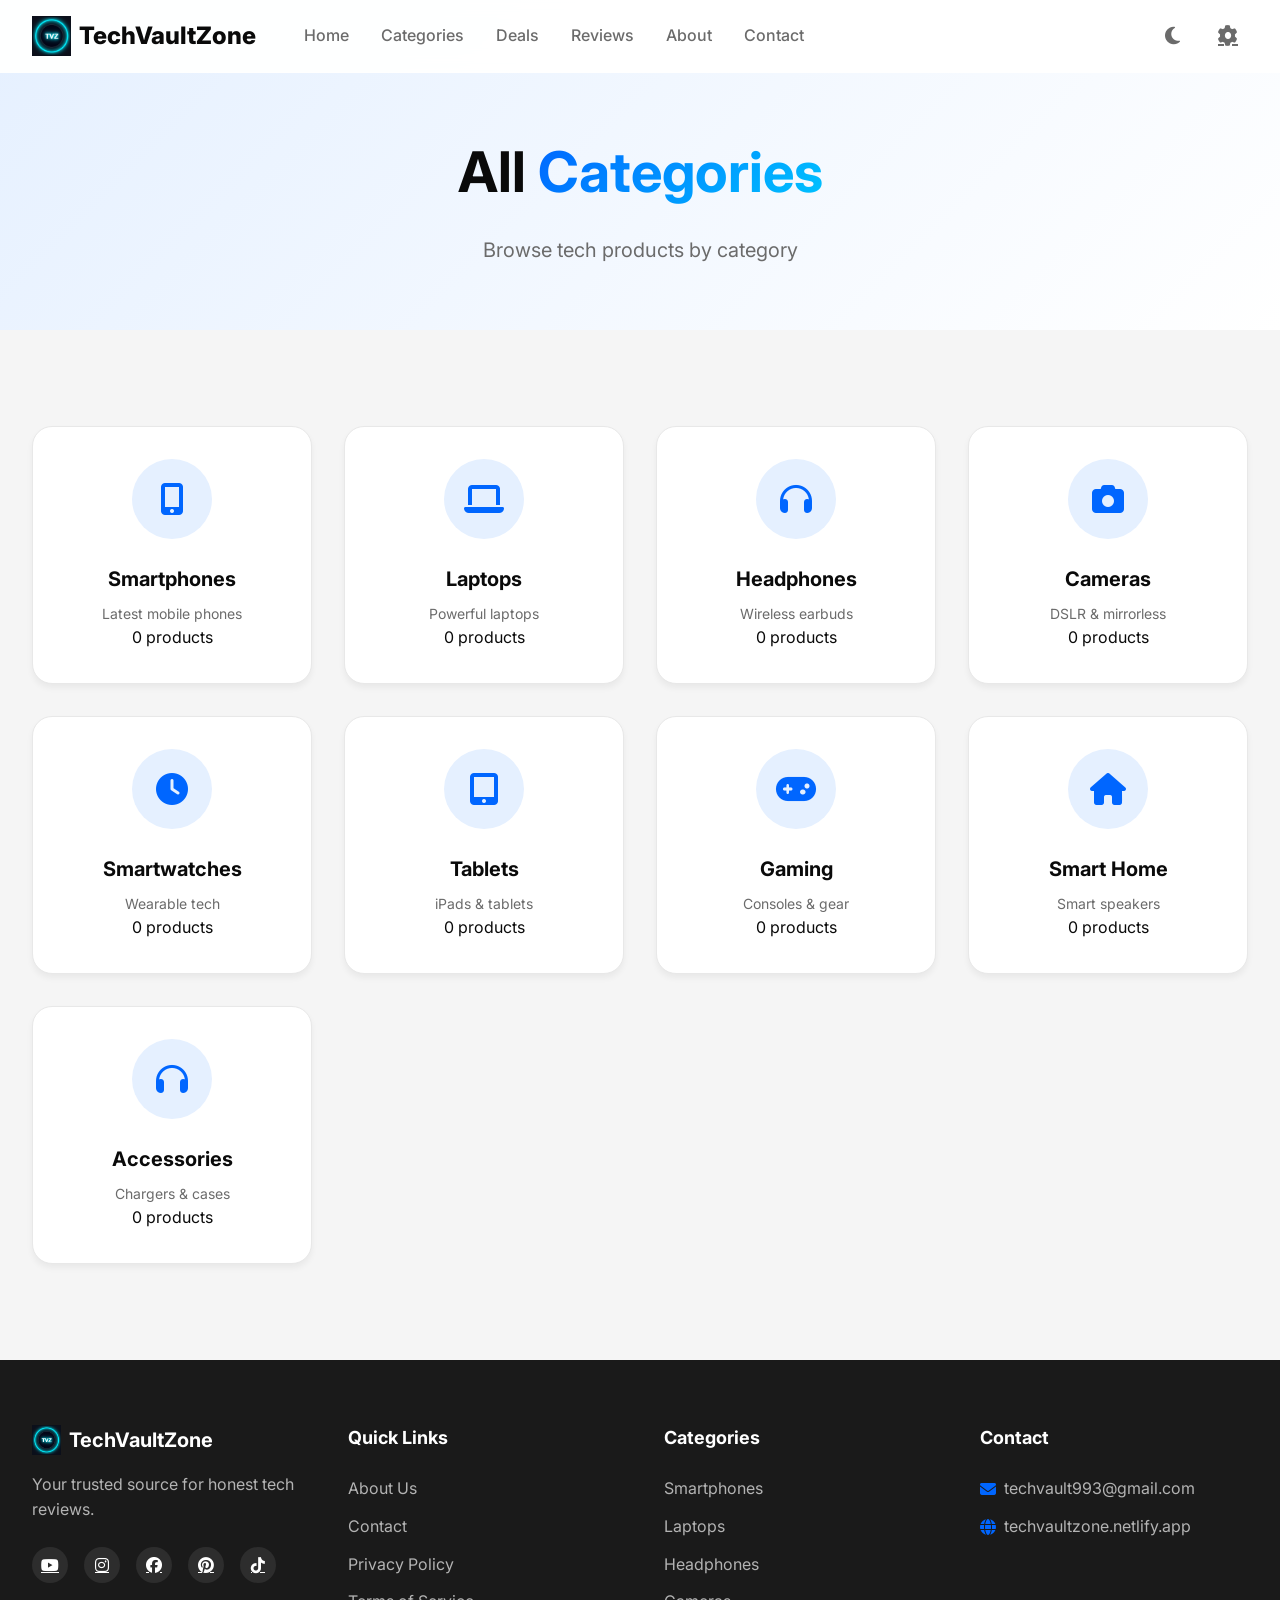
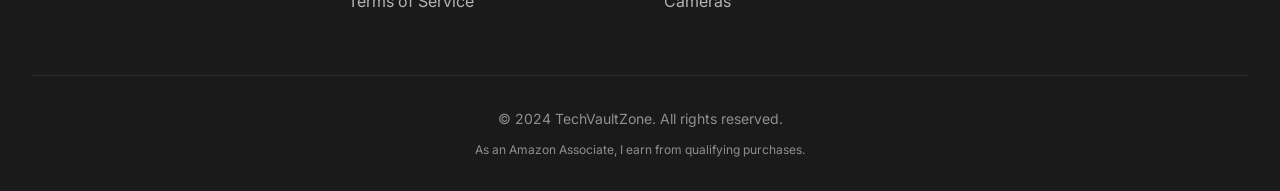
<file: categories.html>
<!DOCTYPE html>
<html lang="en">
<head>
    <meta charset="UTF-8">
    <meta name="viewport" content="width=device-width, initial-scale=1.0">
    <title>All Categories - TechVaultZone</title>
    <link rel="icon" type="image/x-icon" href="images/favicon.ico">
    <link rel="preconnect" href="https://fonts.googleapis.com">
    <link rel="preconnect" href="https://fonts.gstatic.com" crossorigin>
    <link href="https://fonts.googleapis.com/css2?family=Inter:wght@300;400;500;600;700;800;900&display=swap" rel="stylesheet">
    <link rel="stylesheet" href="https://cdnjs.cloudflare.com/ajax/libs/font-awesome/6.4.0/css/all.min.css">
    <link rel="stylesheet" href="css/style.css">
</head>
<body>
    <nav class="navbar">
        <div class="nav-container">
            <div class="nav-left">
                <a href="index.html" class="logo">
                    <img src="images/logo.png" alt="TechVaultZone Logo" style="height: 40px;">
                    <span>TechVaultZone</span>
                </a>
                <button class="mobile-menu-btn" id="mobileMenuBtn">
                    <i class="fas fa-bars"></i>
                </button>
                <div class="nav-links" id="navLinks">
                    <a href="index.html">Home</a>
                    <a href="categories.html">Categories</a>
                    <a href="deals.html">Deals</a>
                    <a href="reviews.html">Reviews</a>
                    <a href="about.html">About</a>
                    <a href="contact.html">Contact</a>
                </div>
            </div>
            <div class="nav-right">
                <button class="theme-toggle" id="themeToggle">
                    <i class="fas fa-moon"></i>
                </button>
                <a href="admin/login.html" class="admin-link">
                    <i class="fas fa-cog"></i>
                </a>
            </div>
        </div>
    </nav>

    <section class="page-header">
        <div class="container">
            <h1>All <span class="gradient-text">Categories</span></h1>
            <p>Browse tech products by category</p>
        </div>
    </section>

    <section class="categories">
        <div class="container">
            <div class="category-grid" id="categoriesGrid"></div>
        </div>
    </section>

    <footer class="footer">
        <div class="container">
            <div class="footer-grid">
                <div class="footer-col">
                    <div class="footer-logo">
                        <img src="images/logo.png" alt="TechVaultZone" style="height: 30px;">
                        <span>TechVaultZone</span>
                    </div>
                    <p>Your trusted source for honest tech reviews.</p>
                    <div class="social-links">
                        <a href="https://www.youtube.com/@TechVautZone" target="_blank"><i class="fab fa-youtube"></i></a>
                        <a href="https://www.instagram.com/techv_ault/?hl=en" target="_blank"><i class="fab fa-instagram"></i></a>
                        <a href="https://www.facebook.com/profile.php?id=61585092247422" target="_blank"><i class="fab fa-facebook"></i></a>
                        <a href="https://www.pinterest.com/techvaultzone" target="_blank"><i class="fab fa-pinterest"></i></a>
                        <a href="https://www.tiktok.com/@techvaultzone" target="_blank"><i class="fab fa-tiktok"></i></a>
                    </div>
                </div>
                <div class="footer-col">
                    <h4>Quick Links</h4>
                    <ul>
                        <li><a href="about.html">About Us</a></li>
                        <li><a href="contact.html">Contact</a></li>
                        <li><a href="privacy.html">Privacy Policy</a></li>
                        <li><a href="terms.html">Terms of Service</a></li>
                    </ul>
                </div>
                <div class="footer-col">
                    <h4>Categories</h4>
                    <ul>
                        <li><a href="category.html?slug=smartphones">Smartphones</a></li>
                        <li><a href="category.html?slug=laptops">Laptops</a></li>
                        <li><a href="category.html?slug=headphones">Headphones</a></li>
                        <li><a href="category.html?slug=cameras">Cameras</a></li>
                    </ul>
                </div>
                <div class="footer-col">
                    <h4>Contact</h4>
                    <ul class="contact-info">
                        <li><i class="fas fa-envelope"></i> techvault993@gmail.com</li>
                        <li><i class="fas fa-globe"></i> techvaultzone.netlify.app</li>
                    </ul>
                </div>
            </div>
            <div class="footer-bottom">
                <p>&copy; 2024 TechVaultZone. All rights reserved.</p>
                <p class="amazon-disclosure">As an Amazon Associate, I earn from qualifying purchases.</p>
            </div>
        </div>
    </footer>

    <script>
        const categories = [
            { name: 'Smartphones', slug: 'smartphones', icon: 'fa-mobile-alt', desc: 'Latest mobile phones' },
            { name: 'Laptops', slug: 'laptops', icon: 'fa-laptop', desc: 'Powerful laptops' },
            { name: 'Headphones', slug: 'headphones', icon: 'fa-headphones', desc: 'Wireless earbuds' },
            { name: 'Cameras', slug: 'cameras', icon: 'fa-camera', desc: 'DSLR & mirrorless' },
            { name: 'Smartwatches', slug: 'smartwatches', icon: 'fa-clock', desc: 'Wearable tech' },
            { name: 'Tablets', slug: 'tablets', icon: 'fa-tablet-alt', desc: 'iPads & tablets' },
            { name: 'Gaming', slug: 'gaming', icon: 'fa-gamepad', desc: 'Consoles & gear' },
            { name: 'Smart Home', slug: 'smart-home', icon: 'fa-home', desc: 'Smart speakers' },
            { name: 'Accessories', slug: 'accessories', icon: 'fa-headphones', desc: 'Chargers & cases' }
        ];
        
        function loadCategories() {
            const grid = document.getElementById('categoriesGrid');
            const products = JSON.parse(localStorage.getItem('products') || '[]');
            
            grid.innerHTML = categories.map(cat => {
                const count = products.filter(p => p.category === cat.slug).length;
                return `
                    <a href="category.html?slug=${cat.slug}" class="category-card">
                        <div class="category-icon">
                            <i class="fas ${cat.icon}"></i>
                        </div>
                        <h3>${cat.name}</h3>
                        <p>${cat.desc}</p>
                        <span class="category-count">${count} products</span>
                    </a>
                `;
            }).join('');
        }
        
        function initTheme() {
            const themeToggle = document.getElementById('themeToggle');
            const savedTheme = localStorage.getItem('theme') || 'light';
            document.documentElement.setAttribute('data-theme', savedTheme);
            themeToggle.innerHTML = savedTheme === 'light' ? '<i class="fas fa-moon"></i>' : '<i class="fas fa-sun"></i>';
            
            themeToggle.addEventListener('click', () => {
                const current = document.documentElement.getAttribute('data-theme');
                const next = current === 'light' ? 'dark' : 'light';
                document.documentElement.setAttribute('data-theme', next);
                localStorage.setItem('theme', next);
                themeToggle.innerHTML = next === 'light' ? '<i class="fas fa-moon"></i>' : '<i class="fas fa-sun"></i>';
            });
        }
        
        document.addEventListener('DOMContentLoaded', function() {
            loadCategories();
            initTheme();
        });
    </script>
</body>
</html>
</file>
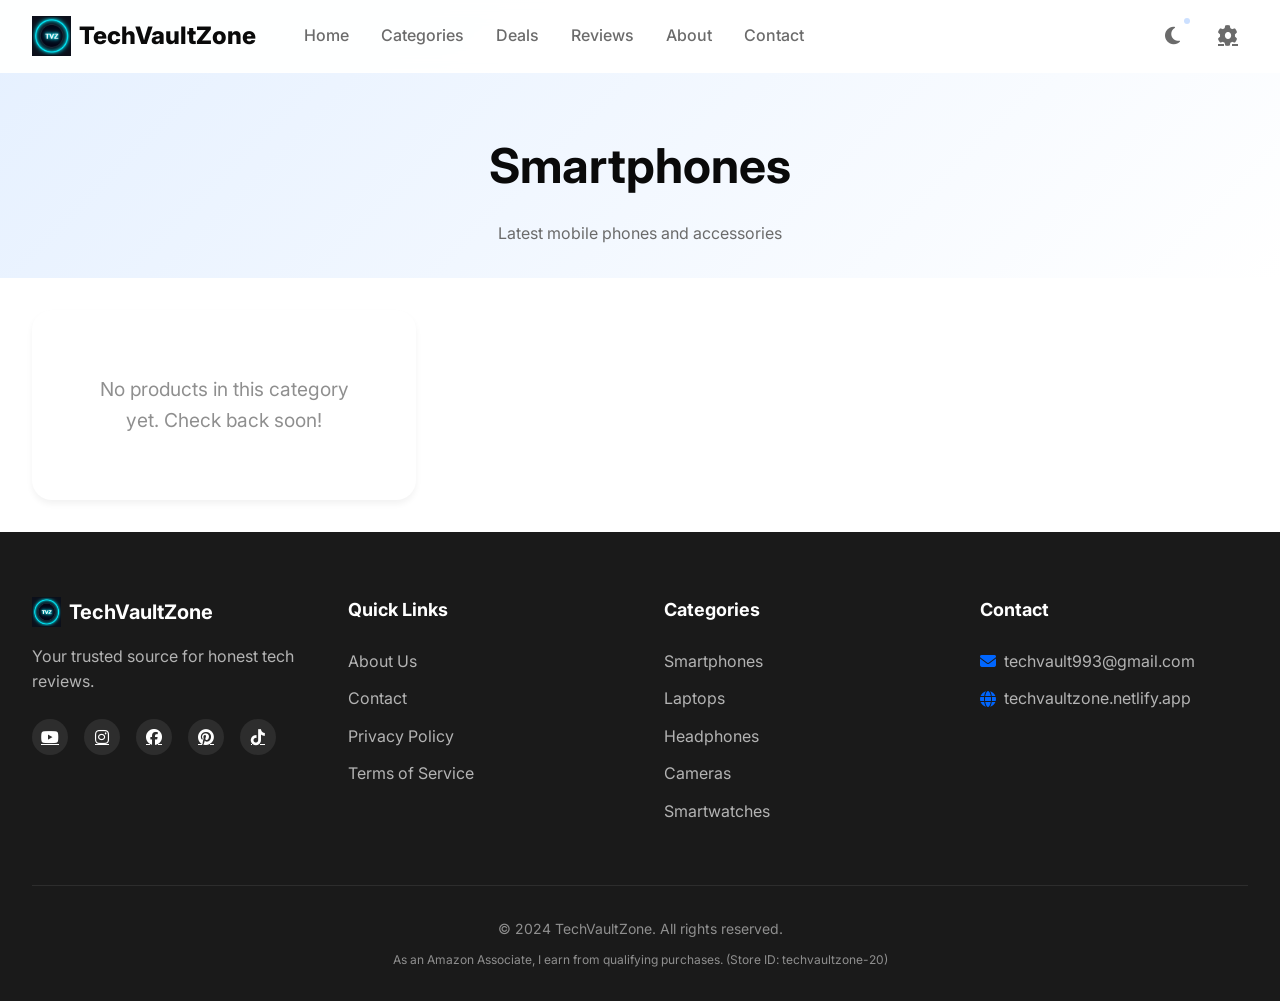
<file: category.html>
<!DOCTYPE html>
<html lang="en">
<head>
    <meta charset="UTF-8">
    <meta name="viewport" content="width=device-width, initial-scale=1.0">
    <title>Category - TechVaultZone</title>
    <link rel="icon" type="image/x-icon" href="images/favicon.ico">
    <link rel="preconnect" href="https://fonts.googleapis.com">
    <link rel="preconnect" href="https://fonts.gstatic.com" crossorigin>
    <link href="https://fonts.googleapis.com/css2?family=Inter:wght@300;400;500;600;700;800;900&display=swap" rel="stylesheet">
    <link rel="stylesheet" href="https://cdnjs.cloudflare.com/ajax/libs/font-awesome/6.4.0/css/all.min.css">
    <!-- IMPORTANT: This link was missing -->
    <link rel="stylesheet" href="css/style.css">
    <style>
        /* Additional styles for category page */
        .category-header {
            padding: 8rem 0 2rem;
            text-align: center;
            background: linear-gradient(135deg, var(--primary-light), transparent);
        }
        
        .category-header h1 {
            font-size: 3rem;
            margin-bottom: 1rem;
        }
        
        .category-header p {
            color: var(--gray-600);
            max-width: 600px;
            margin: 0 auto;
        }
        
        .no-products {
            text-align: center;
            padding: 4rem;
            color: var(--gray-500);
            font-size: 1.2rem;
            background: var(--white);
            border-radius: var(--radius-xl);
            box-shadow: var(--shadow-sm);
        }
        
        /* Product card styles (already in style.css but ensuring they apply) */
        .products-grid {
            display: grid;
            grid-template-columns: repeat(auto-fill, minmax(300px, 1fr));
            gap: 2rem;
            padding: 2rem 0;
        }
        
        .product-card {
            background: var(--white);
            border-radius: var(--radius-xl);
            overflow: hidden;
            box-shadow: var(--shadow-md);
            transition: var(--transition);
            border: 1px solid var(--gray-200);
            position: relative;
        }
        
        .product-card:hover {
            transform: translateY(-10px);
            box-shadow: var(--shadow-xl);
        }
        
        .product-badge {
            position: absolute;
            top: 1rem;
            right: 1rem;
            background: linear-gradient(135deg, var(--primary), var(--secondary));
            color: white;
            padding: 0.25rem 1rem;
            border-radius: var(--radius-full);
            font-size: 0.75rem;
            font-weight: 600;
            z-index: 1;
        }
        
        .product-image {
            width: 100%;
            height: 200px;
            object-fit: cover;
        }
        
        .product-content {
            padding: 1.5rem;
        }
        
        .product-title {
            font-size: 1.25rem;
            font-weight: 700;
            margin-bottom: 0.5rem;
            color: var(--dark);
        }
        
        .product-price {
            display: flex;
            align-items: center;
            gap: 0.5rem;
            margin-bottom: 1rem;
        }
        
        .current-price {
            font-size: 1.5rem;
            font-weight: 800;
            color: var(--primary);
        }
        
        .old-price {
            font-size: 1rem;
            color: var(--gray-400);
            text-decoration: line-through;
        }
        
        .product-rating {
            display: flex;
            align-items: center;
            gap: 0.5rem;
            margin-bottom: 1.5rem;
        }
        
        .stars {
            color: #FFB800;
        }
        
        .rating-count {
            color: var(--gray-600);
            font-size: 0.875rem;
        }
        
        .product-footer {
            display: flex;
            gap: 0.5rem;
        }
        
        .btn-view {
            flex: 1;
            padding: 0.75rem;
            background: var(--primary);
            color: white;
            border: none;
            border-radius: var(--radius-md);
            font-weight: 600;
            cursor: pointer;
            transition: var(--transition);
            text-align: center;
            text-decoration: none;
            font-size: 0.875rem;
        }
        
        .btn-view:hover {
            background: var(--primary-dark);
        }
        
        .btn-amazon {
            flex: 1;
            padding: 0.75rem;
            background: #FF9900;
            color: white;
            border: none;
            border-radius: var(--radius-md);
            font-weight: 600;
            cursor: pointer;
            transition: var(--transition);
            text-align: center;
            text-decoration: none;
            font-size: 0.875rem;
            display: flex;
            align-items: center;
            justify-content: center;
            gap: 0.25rem;
        }
        
        .btn-amazon:hover {
            background: #E68900;
        }
    </style>
</head>
<body>
    <nav class="navbar">
        <div class="nav-container">
            <div class="nav-left">
                <a href="index.html" class="logo">
                    <img src="images/logo.png" alt="TechVaultZone Logo" style="height: 40px;">
                    <span>TechVaultZone</span>
                </a>
                <button class="mobile-menu-btn" id="mobileMenuBtn">
                    <i class="fas fa-bars"></i>
                </button>
                <div class="nav-links" id="navLinks">
                    <a href="index.html">Home</a>
                    <a href="categories.html">Categories</a>
                    <a href="deals.html">Deals</a>
                    <a href="reviews.html">Reviews</a>
                    <a href="about.html">About</a>
                    <a href="contact.html">Contact</a>
                </div>
            </div>
            <div class="nav-right">
                <button class="theme-toggle" id="themeToggle" onclick="handleThemeClick(event)">
                    <i class="fas fa-moon"></i>
                    <span class="secret-dot"></span>
                </button>
                <a href="admin/login.html" class="admin-link">
                    <i class="fas fa-cog"></i>
                </a>
            </div>
        </div>
    </nav>

    <section class="category-header">
        <div class="container">
            <h1 id="categoryName">Category</h1>
            <p id="categoryDesc">Browse products in this category</p>
        </div>
    </section>

    <section class="featured-products">
        <div class="container">
            <div class="products-grid" id="categoryProducts">
                <!-- Products will be loaded here -->
            </div>
        </div>
    </section>

    <footer class="footer">
        <div class="container">
            <div class="footer-grid">
                <div class="footer-col">
                    <div class="footer-logo">
                        <img src="images/logo.png" alt="TechVaultZone" style="height: 30px;">
                        <span>TechVaultZone</span>
                    </div>
                    <p>Your trusted source for honest tech reviews.</p>
                    <div class="social-links">
                        <a href="https://www.youtube.com/@TechVautZone" target="_blank"><i class="fab fa-youtube"></i></a>
                        <a href="https://www.instagram.com/techv_ault/?hl=en" target="_blank"><i class="fab fa-instagram"></i></a>
                        <a href="https://www.facebook.com/profile.php?id=61585092247422" target="_blank"><i class="fab fa-facebook"></i></a>
                        <a href="https://www.pinterest.com/techvaultzone" target="_blank"><i class="fab fa-pinterest"></i></a>
                        <a href="https://www.tiktok.com/@techvaultzone" target="_blank"><i class="fab fa-tiktok"></i></a>
                    </div>
                </div>
                <div class="footer-col">
                    <h4>Quick Links</h4>
                    <ul>
                        <li><a href="about.html">About Us</a></li>
                        <li><a href="contact.html">Contact</a></li>
                        <li><a href="privacy.html">Privacy Policy</a></li>
                        <li><a href="terms.html">Terms of Service</a></li>
                    </ul>
                </div>
                <div class="footer-col">
                    <h4>Categories</h4>
                    <ul>
                        <li><a href="category.html?slug=smartphones">Smartphones</a></li>
                        <li><a href="category.html?slug=laptops">Laptops</a></li>
                        <li><a href="category.html?slug=headphones">Headphones</a></li>
                        <li><a href="category.html?slug=cameras">Cameras</a></li>
                        <li><a href="category.html?slug=smartwatches">Smartwatches</a></li>
                    </ul>
                </div>
                <div class="footer-col">
                    <h4>Contact</h4>
                    <ul class="contact-info">
                        <li><i class="fas fa-envelope"></i> techvault993@gmail.com</li>
                        <li><i class="fas fa-globe"></i> techvaultzone.netlify.app</li>
                    </ul>
                </div>
            </div>
            <div class="footer-bottom">
                <p>&copy; 2024 TechVaultZone. All rights reserved.</p>
                <p class="amazon-disclosure">As an Amazon Associate, I earn from qualifying purchases. (Store ID: techvaultzone-20)</p>
            </div>
        </div>
    </footer>

    <script>
        // ============================================
        // CATEGORY PAGE SCRIPT
        // ============================================
        
        // Get category from URL
        const urlParams = new URLSearchParams(window.location.search);
        const slug = urlParams.get('slug') || 'smartphones';
        
        // Category data
        const categories = {
            smartphones: { name: 'Smartphones', desc: 'Latest mobile phones and accessories' },
            laptops: { name: 'Laptops', desc: 'Powerful laptops for work and play' },
            headphones: { name: 'Headphones', desc: 'Wireless earbuds and headphones' },
            cameras: { name: 'Cameras', desc: 'DSLR, mirrorless and action cameras' },
            smartwatches: { name: 'Smartwatches', desc: 'Wearables and fitness trackers' },
            tablets: { name: 'Tablets', desc: 'iPads and Android tablets' },
            gaming: { name: 'Gaming', desc: 'Consoles, controllers and gaming gear' },
            'smart-home': { name: 'Smart Home', desc: 'Smart speakers, lights and security' },
            accessories: { name: 'Accessories', desc: 'Chargers, cases and tech accessories' }
        };
        
        // Update category name in header
        if (categories[slug]) {
            document.getElementById('categoryName').innerHTML = categories[slug].name;
            document.getElementById('categoryDesc').innerHTML = categories[slug].desc;
        }
        
        // Load products for this category
        function loadCategoryProducts() {
            const products = JSON.parse(localStorage.getItem('products') || '[]');
            const grid = document.getElementById('categoryProducts');
            
            // Filter products by category
            const filtered = products.filter(p => p.category === slug);
            
            if (filtered.length === 0) {
                grid.innerHTML = '<div class="no-products">No products in this category yet. Check back soon!</div>';
                return;
            }
            
            // Generate HTML for each product
            grid.innerHTML = filtered.map(p => {
                // Get primary image
                const primaryImage = p.images && p.images.length > 0 ? p.images[0] : (p.image || 'https://via.placeholder.com/300');
                
                // Generate star rating
                const rating = p.rating || 0;
                const fullStars = Math.floor(rating);
                const halfStar = rating % 1 >= 0.5;
                let stars = '';
                for (let i = 0; i < fullStars; i++) stars += '<i class="fas fa-star"></i>';
                if (halfStar) stars += '<i class="fas fa-star-half-alt"></i>';
                for (let i = 0; i < 5 - fullStars - (halfStar ? 1 : 0); i++) stars += '<i class="far fa-star"></i>';
                
                // Create product slug from title
                const productSlug = p.title.toLowerCase().replace(/[^a-z0-9]+/g, '-');
                
                return `
                    <div class="product-card">
                        ${p.badge ? `<span class="product-badge">${p.badge}</span>` : ''}
                        <img src="${primaryImage}" alt="${p.title}" class="product-image" onerror="this.src='https://via.placeholder.com/300'">
                        <div class="product-content">
                            <h3 class="product-title">${p.title}</h3>
                            <div class="product-price">
                                <span class="current-price">$${(p.salePrice || p.price).toFixed(2)}</span>
                                ${p.salePrice ? `<span class="old-price">$${p.price.toFixed(2)}</span>` : ''}
                            </div>
                            <div class="product-rating">
                                <div class="stars">${stars}</div>
                                <span class="rating-count">(${p.reviewCount || 0})</span>
                            </div>
                            <div class="product-footer">
                                <a href="product.html?slug=${productSlug}" class="btn-view">View Details</a>
                                <a href="${p.amazonLink}" target="_blank" class="btn-amazon"><i class="fab fa-amazon"></i> Buy</a>
                            </div>
                        </div>
                    </div>
                `;
            }).join('');
        }
        
        // ============================================
        // THEME TOGGLE & SECRET ADMIN
        // ============================================
        
        let themeClickCount = 0;
        let clickTimer;
        
        function handleThemeClick(e) {
            // Normal theme toggle
            const currentTheme = document.documentElement.getAttribute('data-theme');
            const newTheme = currentTheme === 'light' ? 'dark' : 'light';
            document.documentElement.setAttribute('data-theme', newTheme);
            localStorage.setItem('theme', newTheme);
            document.getElementById('themeToggle').innerHTML = newTheme === 'light' ? 
                '<i class="fas fa-moon"></i><span class="secret-dot"></span>' : 
                '<i class="fas fa-sun"></i><span class="secret-dot"></span>';
            
            // Secret admin detection
            themeClickCount++;
            
            clearTimeout(clickTimer);
            clickTimer = setTimeout(() => {
                if (themeClickCount >= 3) {
                    window.location.href = 'admin/login.html';
                }
                themeClickCount = 0;
            }, 500);
        }
        
        function initTheme() {
            const savedTheme = localStorage.getItem('theme') || 'light';
            document.documentElement.setAttribute('data-theme', savedTheme);
            const themeToggle = document.getElementById('themeToggle');
            if (themeToggle) {
                themeToggle.innerHTML = savedTheme === 'light' ? 
                    '<i class="fas fa-moon"></i><span class="secret-dot"></span>' : 
                    '<i class="fas fa-sun"></i><span class="secret-dot"></span>';
            }
        }
        
        // Mobile menu
        function initMobileMenu() {
            const menuBtn = document.getElementById('mobileMenuBtn');
            const navLinks = document.getElementById('navLinks');
            
            if (menuBtn && navLinks) {
                menuBtn.addEventListener('click', () => {
                    navLinks.classList.toggle('active');
                });
            }
        }
        
        // Active nav link
        function setActiveNav() {
            const currentPage = 'category.html';
            document.querySelectorAll('.nav-links a').forEach(link => {
                if (link.getAttribute('href') === currentPage) {
                    link.classList.add('active');
                }
            });
        }
        
        // Initialize everything
        document.addEventListener('DOMContentLoaded', function() {
            setActiveNav();
            initTheme();
            initMobileMenu();
            loadCategoryProducts();
        });
    </script>
</body>
</html>
</file>
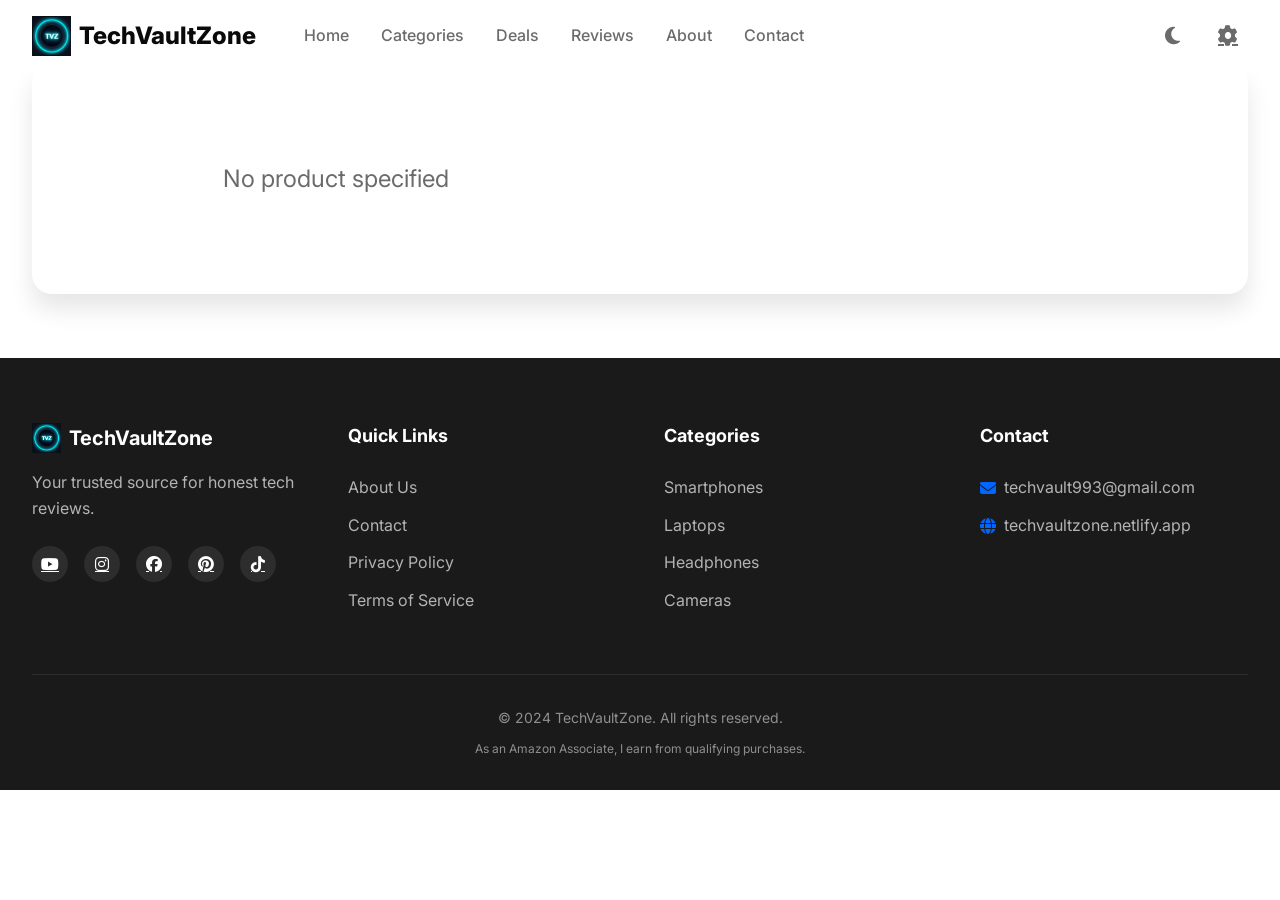
<file: product.html>
<!DOCTYPE html>
<html lang="en">
<head>
    <meta charset="UTF-8">
    <meta name="viewport" content="width=device-width, initial-scale=1.0">
    <title>Product Details - TechVaultZone</title>
    <link rel="icon" type="image/x-icon" href="images/favicon.ico">
    <link rel="preconnect" href="https://fonts.googleapis.com">
    <link rel="preconnect" href="https://fonts.gstatic.com" crossorigin>
    <link href="https://fonts.googleapis.com/css2?family=Inter:wght@300;400;500;600;700;800;900&display=swap" rel="stylesheet">
    <link rel="stylesheet" href="https://cdnjs.cloudflare.com/ajax/libs/font-awesome/6.4.0/css/all.min.css">
    <link rel="stylesheet" href="css/style.css">
    <style>
        .product-detail {
            padding: 4rem 0;
        }
        .product-container {
            display: grid;
            grid-template-columns: 1fr 1fr;
            gap: 4rem;
            background: var(--white);
            border-radius: var(--radius-xl);
            padding: 2rem;
            box-shadow: var(--shadow-lg);
        }
        .product-image img {
            width: 100%;
            border-radius: var(--radius-lg);
        }
        .product-info h1 {
            font-size: 2.5rem;
            margin-bottom: 1rem;
        }
        .product-price {
            font-size: 2rem;
            color: var(--primary);
            font-weight: 700;
            margin: 1rem 0;
        }
        .old-price {
            font-size: 1.25rem;
            color: var(--gray-400);
            text-decoration: line-through;
            margin-left: 1rem;
        }
        .product-rating {
            display: flex;
            align-items: center;
            gap: 1rem;
            margin: 1rem 0;
        }
        .stars {
            color: #FFB800;
            font-size: 1.25rem;
        }
        .product-description {
            margin: 2rem 0;
            line-height: 1.8;
            color: var(--gray-600);
        }
        .product-features {
            margin: 2rem 0;
        }
        .product-features h3 {
            margin-bottom: 1rem;
        }
        .product-features ul {
            list-style: none;
        }
        .product-features li {
            margin-bottom: 0.5rem;
            display: flex;
            align-items: center;
            gap: 0.5rem;
        }
        .product-features i {
            color: var(--primary);
        }
        .buy-button {
            display: inline-block;
            padding: 1rem 3rem;
            background: #FF9900;
            color: white;
            text-decoration: none;
            border-radius: var(--radius-md);
            font-weight: 600;
            font-size: 1.25rem;
            transition: var(--transition);
            border: none;
            cursor: pointer;
        }
        .buy-button:hover {
            background: #E68900;
            transform: translateY(-2px);
        }
        .not-found {
            text-align: center;
            padding: 4rem;
            font-size: 1.5rem;
            color: var(--gray-600);
        }
        @media (max-width: 768px) {
            .product-container {
                grid-template-columns: 1fr;
            }
        }
    </style>
</head>
<body>
    <nav class="navbar">
        <div class="nav-container">
            <div class="nav-left">
                <a href="index.html" class="logo">
                    <img src="images/logo.png" alt="TechVaultZone Logo" style="height: 40px;">
                    <span>TechVaultZone</span>
                </a>
                <button class="mobile-menu-btn" id="mobileMenuBtn">
                    <i class="fas fa-bars"></i>
                </button>
                <div class="nav-links" id="navLinks">
                    <a href="index.html">Home</a>
                    <a href="categories.html">Categories</a>
                    <a href="deals.html">Deals</a>
                    <a href="reviews.html">Reviews</a>
                    <a href="about.html">About</a>
                    <a href="contact.html">Contact</a>
                </div>
            </div>
            <div class="nav-right">
                <button class="theme-toggle" id="themeToggle">
                    <i class="fas fa-moon"></i>
                </button>
                <a href="admin/login.html" class="admin-link">
                    <i class="fas fa-cog"></i>
                </a>
            </div>
        </div>
    </nav>

    <section class="product-detail">
        <div class="container">
            <div id="productContainer" class="product-container">
                <!-- Product will be loaded here -->
            </div>
        </div>
    </section>

    <footer class="footer">
        <div class="container">
            <div class="footer-grid">
                <div class="footer-col">
                    <div class="footer-logo">
                        <img src="images/logo.png" alt="TechVaultZone" style="height: 30px;">
                        <span>TechVaultZone</span>
                    </div>
                    <p>Your trusted source for honest tech reviews.</p>
                    <div class="social-links">
                        <a href="https://www.youtube.com/@TechVautZone" target="_blank"><i class="fab fa-youtube"></i></a>
                        <a href="https://www.instagram.com/techv_ault/?hl=en" target="_blank"><i class="fab fa-instagram"></i></a>
                        <a href="https://www.facebook.com/profile.php?id=61585092247422" target="_blank"><i class="fab fa-facebook"></i></a>
                        <a href="https://www.pinterest.com/techvaultzone" target="_blank"><i class="fab fa-pinterest"></i></a>
                        <a href="https://www.tiktok.com/@techvaultzone" target="_blank"><i class="fab fa-tiktok"></i></a>
                    </div>
                </div>
                <div class="footer-col">
                    <h4>Quick Links</h4>
                    <ul>
                        <li><a href="about.html">About Us</a></li>
                        <li><a href="contact.html">Contact</a></li>
                        <li><a href="privacy.html">Privacy Policy</a></li>
                        <li><a href="terms.html">Terms of Service</a></li>
                    </ul>
                </div>
                <div class="footer-col">
                    <h4>Categories</h4>
                    <ul>
                        <li><a href="category.html?slug=smartphones">Smartphones</a></li>
                        <li><a href="category.html?slug=laptops">Laptops</a></li>
                        <li><a href="category.html?slug=headphones">Headphones</a></li>
                        <li><a href="category.html?slug=cameras">Cameras</a></li>
                    </ul>
                </div>
                <div class="footer-col">
                    <h4>Contact</h4>
                    <ul class="contact-info">
                        <li><i class="fas fa-envelope"></i> techvault993@gmail.com</li>
                        <li><i class="fas fa-globe"></i> techvaultzone.netlify.app</li>
                    </ul>
                </div>
            </div>
            <div class="footer-bottom">
                <p>&copy; 2024 TechVaultZone. All rights reserved.</p>
                <p class="amazon-disclosure">As an Amazon Associate, I earn from qualifying purchases.</p>
            </div>
        </div>
    </footer>

    <script>
        const urlParams = new URLSearchParams(window.location.search);
        const slug = urlParams.get('slug');
        
        // Load products from localStorage
        function loadProduct() {
            const products = JSON.parse(localStorage.getItem('products') || '[]');
            const container = document.getElementById('productContainer');
            
            if (!slug) {
                container.innerHTML = '<div class="not-found">No product specified</div>';
                return;
            }
            
            // Find product by slug (created from title)
            const product = products.find(p => p.title.toLowerCase().replace(/[^a-z0-9]+/g, '-') === slug);
            
            if (!product) {
                container.innerHTML = '<div class="not-found">Product not found</div>';
                return;
            }
            
            const stars = generateStars(product.rating || 0);
            
            container.innerHTML = `
                <div class="product-image">
                    <img src="${product.image}" alt="${product.title}">
                </div>
                <div class="product-info">
                    ${product.badge ? `<span class="product-badge">${product.badge}</span>` : ''}
                    <h1>${product.title}</h1>
                    <div class="product-price">
                        $${(product.salePrice || product.price).toFixed(2)}
                        ${product.salePrice ? `<span class="old-price">$${product.price.toFixed(2)}</span>` : ''}
                    </div>
                    <div class="product-rating">
                        <div class="stars">${stars}</div>
                        <span>${product.rating || 0} (${product.reviewCount || 0} reviews)</span>
                    </div>
                    <div class="product-description">
                        <p>${product.description || 'No description available.'}</p>
                    </div>
                    ${product.features && product.features.length ? `
                        <div class="product-features">
                            <h3>Key Features</h3>
                            <ul>
                                ${product.features.map(f => `<li><i class="fas fa-check"></i> ${f}</li>`).join('')}
                            </ul>
                        </div>
                    ` : ''}
                    <a href="${product.amazonLink}" target="_blank" class="buy-button">
                        <i class="fab fa-amazon"></i> Buy on Amazon
                    </a>
                </div>
            `;
        }
        
        function generateStars(rating) {
            const full = Math.floor(rating);
            const half = rating % 1 >= 0.5;
            let stars = '';
            for (let i = 0; i < full; i++) stars += '<i class="fas fa-star"></i>';
            if (half) stars += '<i class="fas fa-star-half-alt"></i>';
            for (let i = 0; i < 5 - full - (half ? 1 : 0); i++) stars += '<i class="far fa-star"></i>';
            return stars;
        }
        
        // Theme toggle
        function initTheme() {
            const themeToggle = document.getElementById('themeToggle');
            const savedTheme = localStorage.getItem('theme') || 'light';
            document.documentElement.setAttribute('data-theme', savedTheme);
            themeToggle.innerHTML = savedTheme === 'light' ? '<i class="fas fa-moon"></i>' : '<i class="fas fa-sun"></i>';
            
            themeToggle.addEventListener('click', () => {
                const current = document.documentElement.getAttribute('data-theme');
                const next = current === 'light' ? 'dark' : 'light';
                document.documentElement.setAttribute('data-theme', next);
                localStorage.setItem('theme', next);
                themeToggle.innerHTML = next === 'light' ? '<i class="fas fa-moon"></i>' : '<i class="fas fa-sun"></i>';
            });
        }
        
        document.addEventListener('DOMContentLoaded', function() {
            loadProduct();
            initTheme();
        });
    </script>
</body>
</html>
</file>
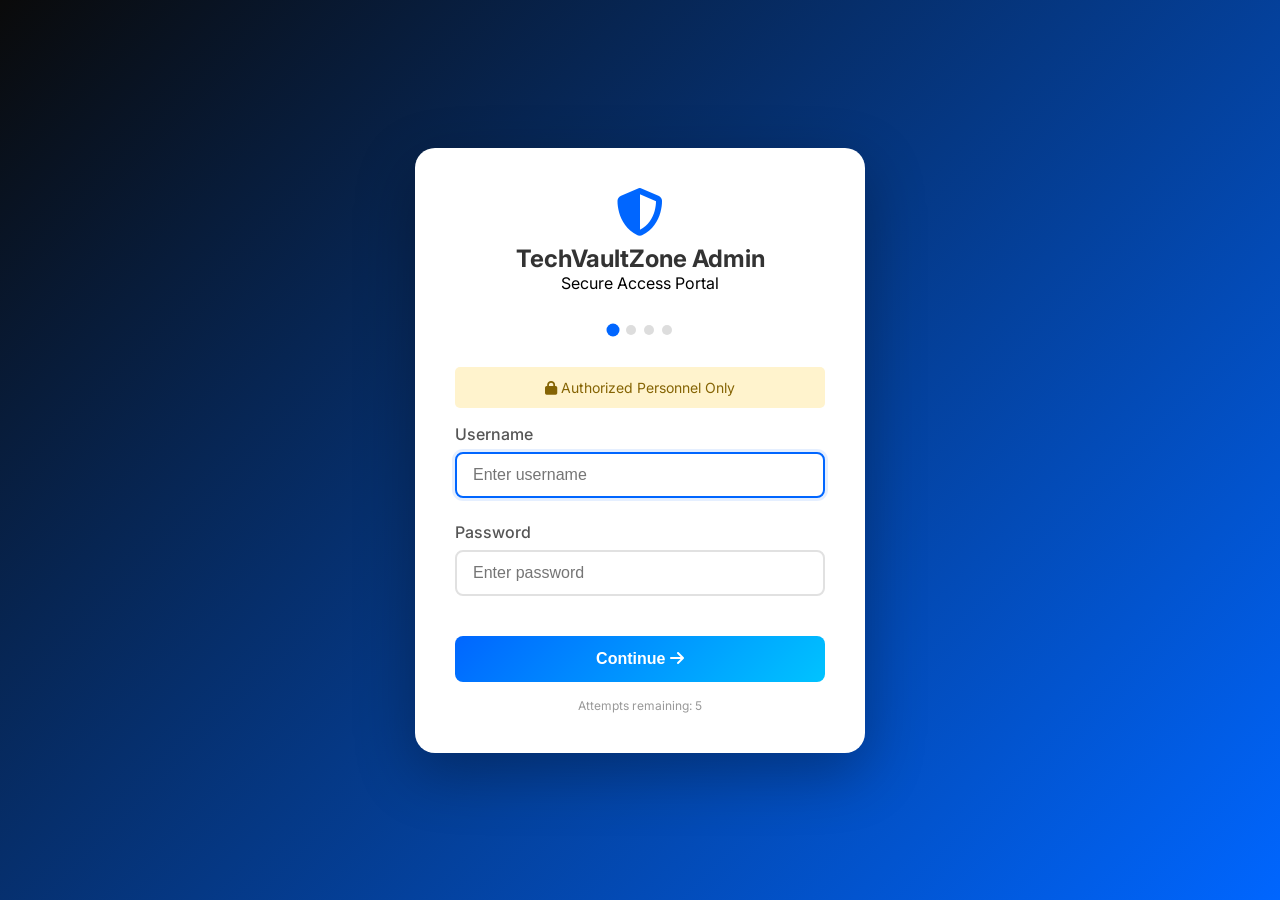
<file: admin/login.html>
<!DOCTYPE html>
<html lang="en">
<head>
    <meta charset="UTF-8">
    <meta name="viewport" content="width=device-width, initial-scale=1.0">
    <title>Admin Login - TechVaultZone</title>
    <link rel="preconnect" href="https://fonts.googleapis.com">
    <link rel="preconnect" href="https://fonts.gstatic.com" crossorigin>
    <link href="https://fonts.googleapis.com/css2?family=Inter:wght@300;400;500;600;700;800;900&display=swap" rel="stylesheet">
    <link rel="stylesheet" href="https://cdnjs.cloudflare.com/ajax/libs/font-awesome/6.4.0/css/all.min.css">
    <style>
        * {
            margin: 0;
            padding: 0;
            box-sizing: border-box;
        }
        
        body {
            font-family: 'Inter', sans-serif;
            background: linear-gradient(135deg, #0A0A0A, #0066FF);
            min-height: 100vh;
            display: flex;
            align-items: center;
            justify-content: center;
            padding: 1rem;
        }
        
        .login-container {
            width: 100%;
            max-width: 450px;
        }
        
        .login-box {
            background: white;
            padding: 2.5rem;
            border-radius: 20px;
            box-shadow: 0 20px 60px rgba(0,0,0,0.3);
            animation: slideUp 0.5s ease;
        }
        
        .logo {
            text-align: center;
            margin-bottom: 2rem;
        }
        
        .logo i {
            font-size: 3rem;
            color: #0066FF;
            animation: pulse 2s infinite;
        }
        
        @keyframes pulse {
            0%, 100% { transform: scale(1); }
            50% { transform: scale(1.05); }
        }
        
        .logo h1 {
            font-size: 1.5rem;
            margin-top: 0.5rem;
            color: #333;
        }
        
        .step {
            display: none;
        }
        
        .step.active {
            display: block;
            animation: fadeIn 0.5s ease;
        }
        
        @keyframes fadeIn {
            from { opacity: 0; transform: translateX(20px); }
            to { opacity: 1; transform: translateX(0); }
        }
        
        .step-indicator {
            display: flex;
            justify-content: center;
            gap: 0.5rem;
            margin-bottom: 2rem;
        }
        
        .step-dot {
            width: 10px;
            height: 10px;
            background: #ddd;
            border-radius: 50%;
            transition: all 0.3s;
        }
        
        .step-dot.active {
            background: #0066FF;
            transform: scale(1.3);
        }
        
        .form-group {
            margin-bottom: 1.5rem;
        }
        
        .form-group label {
            display: block;
            margin-bottom: 0.5rem;
            color: #555;
            font-weight: 500;
        }
        
        .form-group input {
            width: 100%;
            padding: 0.75rem 1rem;
            border: 2px solid #e1e1e1;
            border-radius: 8px;
            font-size: 1rem;
            transition: all 0.3s;
        }
        
        .form-group input:focus {
            outline: none;
            border-color: #0066FF;
            box-shadow: 0 0 0 3px rgba(0,102,255,0.1);
        }
        
        .btn {
            width: 100%;
            padding: 0.875rem;
            background: linear-gradient(135deg, #0066FF, #00C3FF);
            color: white;
            border: none;
            border-radius: 8px;
            font-size: 1rem;
            font-weight: 600;
            cursor: pointer;
            transition: all 0.3s;
            margin-top: 1rem;
        }
        
        .btn:hover {
            transform: translateY(-2px);
            box-shadow: 0 10px 20px rgba(0,102,255,0.3);
        }
        
        .btn-secondary {
            background: #6c757d;
            margin-top: 0.5rem;
        }
        
        .error {
            color: #dc3545;
            text-align: center;
            margin-top: 1rem;
            font-size: 0.875rem;
            padding: 0.5rem;
            background: #f8d7da;
            border-radius: 5px;
            display: none;
        }
        
        .error.show {
            display: block;
        }
        
        .attempts {
            text-align: center;
            margin-top: 1rem;
            font-size: 0.75rem;
            color: #999;
        }
        
        .warning {
            color: #856404;
            background: #fff3cd;
            padding: 0.75rem;
            border-radius: 5px;
            margin-bottom: 1rem;
            font-size: 0.875rem;
            text-align: center;
        }
        
        .hidden {
            display: none;
        }
    </style>
</head>
<body>
    <div class="login-container">
        <div class="login-box">
            <div class="logo">
                <i class="fas fa-shield-alt"></i>
                <h1>TechVaultZone Admin</h1>
                <p>Secure Access Portal</p>
            </div>
            
            <div class="step-indicator">
                <div class="step-dot active" id="step1Dot"></div>
                <div class="step-dot" id="step2Dot"></div>
                <div class="step-dot" id="step3Dot"></div>
                <div class="step-dot" id="step4Dot"></div>
            </div>
            
            <!-- STEP 1: Username & Password -->
            <div class="step active" id="step1">
                <div class="warning">
                    <i class="fas fa-lock"></i> Authorized Personnel Only
                </div>
                
                <form id="step1Form">
                    <div class="form-group">
                        <label for="username">Username</label>
                        <input type="text" id="username" placeholder="Enter username" autofocus>
                    </div>
                    
                    <div class="form-group">
                        <label for="password">Password</label>
                        <input type="password" id="password" placeholder="Enter password">
                    </div>
                    
                    <button type="submit" class="btn">Continue <i class="fas fa-arrow-right"></i></button>
                </form>
            </div>
            
            <!-- STEP 2: Security Question 1 -->
            <div class="step" id="step2">
                <div class="form-group">
                    <label>Question 1: What is your favorite city?</label>
                    <input type="text" id="answer1" placeholder="Your answer">
                </div>
                
                <button class="btn" onclick="checkAnswer1()">Continue <i class="fas fa-arrow-right"></i></button>
                <button class="btn btn-secondary" onclick="goToStep(1)"><i class="fas fa-arrow-left"></i> Back</button>
            </div>
            
            <!-- STEP 3: Security Question 2 -->
            <div class="step" id="step3">
                <div class="form-group">
                    <label>Question 2: What is your favorite food?</label>
                    <input type="text" id="answer2" placeholder="Your answer">
                </div>
                
                <button class="btn" onclick="checkAnswer2()">Continue <i class="fas fa-arrow-right"></i></button>
                <button class="btn btn-secondary" onclick="goToStep(2)"><i class="fas fa-arrow-left"></i> Back</button>
            </div>
            
            <!-- STEP 4: Security Question 3 -->
            <div class="step" id="step4">
                <div class="form-group">
                    <label>Question 3: What is your favorite hobby?</label>
                    <input type="text" id="answer3" placeholder="Your answer">
                </div>
                
                <button class="btn" onclick="checkAnswer3()">Login <i class="fas fa-sign-in-alt"></i></button>
                <button class="btn btn-secondary" onclick="goToStep(3)"><i class="fas fa-arrow-left"></i> Back</button>
            </div>
            
            <div class="error" id="errorMessage"></div>
            <div class="attempts" id="attemptCount">Attempts remaining: 5</div>
        </div>
    </div>

    <script>
        // ============================================
        // ULTRA SECURE ADMIN LOGIN
        // ALL ANSWERS = "pakistan" (YOU MUST REMEMBER)
        // ============================================
        
        const SECRETS = {
            username: 'admin',
            password: 'pakistan',
            answer1: 'pakistan',
            answer2: 'pakistan', 
            answer3: 'pakistan'
        };
        
        let currentStep = 1;
        let attempts = 5;
        let lockedUntil = null;
        
        function isLocked() {
            if (lockedUntil && new Date() < lockedUntil) {
                const waitTime = Math.ceil((lockedUntil - new Date()) / 1000);
                showError(`Too many attempts. Locked for ${waitTime} seconds.`);
                return true;
            }
            return false;
        }
        
        function failedAttempt() {
            attempts--;
            document.getElementById('attemptCount').textContent = `Attempts remaining: ${attempts}`;
            
            if (attempts <= 0) {
                lockedUntil = new Date(Date.now() + 15 * 60 * 1000);
                showError('Too many failed attempts. Locked for 15 minutes.');
                disableAllInputs();
            }
        }
        
        function resetAttempts() {
            attempts = 5;
            lockedUntil = null;
            document.getElementById('attemptCount').textContent = `Attempts remaining: ${attempts}`;
        }
        
        function showError(message) {
            const errorEl = document.getElementById('errorMessage');
            errorEl.textContent = message;
            errorEl.classList.add('show');
            
            setTimeout(() => {
                errorEl.classList.remove('show');
            }, 3000);
        }
        
        function goToStep(step) {
            if (isLocked()) return;
            
            document.querySelectorAll('.step').forEach(s => s.classList.remove('active'));
            document.getElementById(`step${step}`).classList.add('active');
            
            document.querySelectorAll('.step-dot').forEach((dot, index) => {
                dot.classList.toggle('active', index < step);
            });
            
            currentStep = step;
        }
        
        document.getElementById('step1Form').addEventListener('submit', function(e) {
            e.preventDefault();
            
            if (isLocked()) return;
            
            const username = document.getElementById('username').value.toLowerCase().trim();
            const password = document.getElementById('password').value.toLowerCase().trim();
            
            if (username === SECRETS.username && password === SECRETS.password) {
                goToStep(2);
            } else {
                failedAttempt();
                showError('Invalid username or password');
            }
        });
        
        function checkAnswer1() {
            if (isLocked()) return;
            
            const answer = document.getElementById('answer1').value.toLowerCase().trim();
            
            if (answer === SECRETS.answer1) {
                goToStep(3);
            } else {
                failedAttempt();
                showError('Incorrect answer');
            }
        }
        
        function checkAnswer2() {
            if (isLocked()) return;
            
            const answer = document.getElementById('answer2').value.toLowerCase().trim();
            
            if (answer === SECRETS.answer2) {
                goToStep(4);
            } else {
                failedAttempt();
                showError('Incorrect answer');
            }
        }
        
        function checkAnswer3() {
            if (isLocked()) return;
            
            const answer = document.getElementById('answer3').value.toLowerCase().trim();
            
            if (answer === SECRETS.answer3) {
                resetAttempts();
                
                const sessionToken = btoa(Date.now() + 'admin' + Math.random());
                sessionStorage.setItem('adminToken', sessionToken);
                sessionStorage.setItem('adminLoginTime', Date.now());
                
                window.location.href = 'index.html';
            } else {
                failedAttempt();
                showError('Incorrect answer');
            }
        }
        
        function disableAllInputs() {
            document.querySelectorAll('input, button').forEach(el => {
                el.disabled = true;
            });
        }
        
        if (sessionStorage.getItem('adminToken')) {
            const loginTime = sessionStorage.getItem('adminLoginTime');
            if (loginTime && (Date.now() - loginTime < 30 * 60 * 1000)) {
                window.location.href = 'index.html';
            } else {
                sessionStorage.removeItem('adminToken');
                sessionStorage.removeItem('adminLoginTime');
            }
        }
    </script>
</body>
</html>
</file>
<file: css/style.css>
:root {
    --primary: #0066FF;
    --primary-dark: #0052CC;
    --primary-light: #E5F0FF;
    --secondary: #00C3FF;
    --dark: #0A0A0A;
    --gray-900: #1A1A1A;
    --gray-800: #2D2D2D;
    --gray-700: #404040;
    --gray-600: #6B6B6B;
    --gray-500: #8F8F8F;
    --gray-400: #B3B3B3;
    --gray-300: #D1D1D1;
    --gray-200: #E8E8E8;
    --gray-100: #F5F5F5;
    --white: #FFFFFF;
    --glass-bg: rgba(255, 255, 255, 0.95);
    --glass-border: rgba(255, 255, 255, 0.2);
    --shadow-sm: 0 4px 6px rgba(0,0,0,0.05);
    --shadow-md: 0 6px 12px rgba(0,0,0,0.1);
    --shadow-lg: 0 15px 25px rgba(0,0,0,0.1);
    --shadow-xl: 0 20px 40px rgba(0,0,0,0.15);
    --transition: all 0.3s cubic-bezier(0.4,0,0.2,1);
    --radius-sm: 4px;
    --radius-md: 8px;
    --radius-lg: 12px;
    --radius-xl: 20px;
    --radius-2xl: 30px;
    --radius-full: 9999px;
    --font-family: 'Inter', sans-serif;
}

[data-theme="dark"] {
    --dark: #FFFFFF;
    --gray-900: #F5F5F5;
    --gray-800: #E0E0E0;
    --gray-700: #CCCCCC;
    --gray-600: #B3B3B3;
    --gray-500: #999999;
    --gray-400: #808080;
    --gray-300: #666666;
    --gray-200: #4D4D4D;
    --gray-100: #333333;
    --white: #1A1A1A;
    --glass-bg: rgba(26,26,26,0.95);
}

* {
    margin: 0;
    padding: 0;
    box-sizing: border-box;
}

body {
    font-family: var(--font-family);
    background: var(--white);
    color: var(--dark);
    line-height: 1.6;
    transition: background-color 0.3s, color 0.3s;
    overflow-x: hidden;
}

.container {
    max-width: 1280px;
    margin: 0 auto;
    padding: 0 2rem;
}

/* Navbar */
.navbar {
    position: fixed;
    top: 0;
    left: 0;
    right: 0;
    background: var(--glass-bg);
    backdrop-filter: blur(10px);
    border-bottom: 1px solid var(--glass-border);
    z-index: 1000;
    padding: 1rem 0;
}

.nav-container {
    max-width: 1280px;
    margin: 0 auto;
    padding: 0 2rem;
    display: flex;
    justify-content: space-between;
    align-items: center;
}

.nav-left {
    display: flex;
    align-items: center;
    gap: 3rem;
}

.logo {
    display: flex;
    align-items: center;
    gap: 0.5rem;
    font-size: 1.5rem;
    font-weight: 800;
    color: var(--dark);
    text-decoration: none;
}

.logo img {
    height: 40px;
    width: auto;
}

.nav-links {
    display: flex;
    gap: 2rem;
}

.nav-links a {
    color: var(--gray-600);
    text-decoration: none;
    font-weight: 500;
    transition: var(--transition);
    position: relative;
}

.nav-links a::after {
    content: '';
    position: absolute;
    bottom: -4px;
    left: 0;
    width: 0;
    height: 2px;
    background: var(--primary);
    transition: var(--transition);
}

.nav-links a:hover,
.nav-links a.active {
    color: var(--primary);
}

.nav-links a:hover::after,
.nav-links a.active::after {
    width: 100%;
}

.nav-right {
    display: flex;
    align-items: center;
    gap: 1rem;
}

.theme-toggle,
.admin-link {
    background: none;
    border: none;
    color: var(--gray-600);
    font-size: 1.25rem;
    cursor: pointer;
    padding: 0.5rem;
    border-radius: 50%;
    transition: var(--transition);
    width: 40px;
    height: 40px;
    display: flex;
    align-items: center;
    justify-content: center;
}

.theme-toggle:hover,
.admin-link:hover {
    background: var(--gray-200);
    color: var(--primary);
}

.mobile-menu-btn {
    display: none;
    background: none;
    border: none;
    color: var(--dark);
    font-size: 1.5rem;
    cursor: pointer;
}

/* Hero Section */
.hero {
    min-height: 100vh;
    display: grid;
    grid-template-columns: 1fr 1fr;
    align-items: center;
    padding: 0 2rem;
    max-width: 1280px;
    margin: 0 auto;
    gap: 4rem;
    padding-top: 80px;
}

.hero-badge {
    display: inline-block;
    padding: 0.5rem 1rem;
    background: var(--primary-light);
    color: var(--primary);
    border-radius: var(--radius-full);
    font-size: 0.875rem;
    font-weight: 600;
    margin-bottom: 2rem;
}

.hero-title {
    font-size: 4rem;
    font-weight: 800;
    line-height: 1.2;
    margin-bottom: 1.5rem;
}

.gradient-text {
    background: linear-gradient(135deg, var(--primary), var(--secondary));
    -webkit-background-clip: text;
    -webkit-text-fill-color: transparent;
    background-clip: text;
}

.hero-subtitle {
    font-size: 1.25rem;
    color: var(--gray-600);
    margin-bottom: 2.5rem;
    max-width: 500px;
}

.hero-buttons {
    display: flex;
    gap: 1rem;
    margin-bottom: 3rem;
}

.btn {
    display: inline-flex;
    align-items: center;
    justify-content: center;
    padding: 0.875rem 2rem;
    border-radius: var(--radius-full);
    font-weight: 600;
    text-decoration: none;
    transition: var(--transition);
    cursor: pointer;
    border: none;
    font-size: 1rem;
}

.btn-primary {
    background: linear-gradient(135deg, var(--primary), var(--secondary));
    color: white;
    box-shadow: 0 10px 20px rgba(0,102,255,0.3);
}

.btn-primary:hover {
    transform: translateY(-2px);
    box-shadow: 0 15px 30px rgba(0,102,255,0.4);
}

.btn-outline {
    background: transparent;
    color: var(--dark);
    border: 2px solid var(--gray-300);
}

.btn-outline:hover {
    border-color: var(--primary);
    color: var(--primary);
}

.hero-stats {
    display: flex;
    gap: 3rem;
}

.stat-item {
    text-align: center;
}

.stat-number {
    display: block;
    font-size: 2rem;
    font-weight: 800;
    color: var(--dark);
}

.stat-label {
    color: var(--gray-600);
    font-size: 0.875rem;
}

.hero-image {
    position: relative;
}

.hero-image img {
    width: 100%;
    border-radius: var(--radius-xl);
    box-shadow: var(--shadow-xl);
}

.floating-card {
    position: absolute;
    background: var(--glass-bg);
    backdrop-filter: blur(10px);
    padding: 0.75rem 1.5rem;
    border-radius: var(--radius-full);
    display: flex;
    align-items: center;
    gap: 0.5rem;
    box-shadow: var(--shadow-lg);
    border: 1px solid var(--glass-border);
    animation: float 3s ease infinite;
}

.floating-card i {
    color: var(--primary);
}

@keyframes float {
    0%,100% { transform: translateY(0); }
    50% { transform: translateY(-10px); }
}

.card-1 {
    top: 20%;
    right: -10%;
}

.card-2 {
    bottom: 20%;
    left: -10%;
    animation-delay: 1.5s;
}

/* Categories Section */
.categories {
    padding: 6rem 0;
    background: var(--gray-100);
}

.section-header {
    text-align: center;
    margin-bottom: 4rem;
}

.section-header h2 {
    font-size: 3rem;
    font-weight: 800;
    margin-bottom: 1rem;
}

.section-header p {
    color: var(--gray-600);
    font-size: 1.125rem;
}

.category-grid {
    display: grid;
    grid-template-columns: repeat(auto-fit, minmax(250px, 1fr));
    gap: 2rem;
}

.category-card {
    background: var(--white);
    border-radius: var(--radius-xl);
    padding: 2rem;
    text-align: center;
    text-decoration: none;
    color: var(--dark);
    transition: var(--transition);
    box-shadow: var(--shadow-sm);
    border: 1px solid var(--gray-200);
}

.category-card:hover {
    transform: translateY(-10px);
    box-shadow: var(--shadow-lg);
}

.category-icon {
    width: 80px;
    height: 80px;
    background: var(--primary-light);
    border-radius: 50%;
    display: flex;
    align-items: center;
    justify-content: center;
    margin: 0 auto 1.5rem;
}

.category-icon i {
    font-size: 2rem;
    color: var(--primary);
}

.category-card h3 {
    font-size: 1.25rem;
    margin-bottom: 0.5rem;
}

.category-card p {
    color: var(--gray-600);
    font-size: 0.875rem;
}

/* Features Section */
.features {
    padding: 6rem 0;
}

.features-grid {
    display: grid;
    grid-template-columns: repeat(auto-fit, minmax(250px, 1fr));
    gap: 2rem;
}

.feature-card {
    text-align: center;
    padding: 2rem;
    border-radius: var(--radius-xl);
    background: var(--white);
    box-shadow: var(--shadow-sm);
    transition: var(--transition);
}

.feature-card:hover {
    transform: translateY(-5px);
    box-shadow: var(--shadow-lg);
}

.feature-card i {
    font-size: 2.5rem;
    color: var(--primary);
    margin-bottom: 1rem;
}

.feature-card h3 {
    font-size: 1.25rem;
    margin-bottom: 0.5rem;
}

.feature-card p {
    color: var(--gray-600);
}

/* About Preview */
.about-preview {
    padding: 6rem 0;
    background: var(--gray-100);
}

.about-grid {
    display: grid;
    grid-template-columns: 1fr 1fr;
    gap: 4rem;
    align-items: center;
}

.about-content h2 {
    font-size: 2.5rem;
    margin-bottom: 1rem;
}

.founder-title {
    color: var(--primary);
    font-weight: 600;
    margin-bottom: 1.5rem;
}

.about-content p {
    color: var(--gray-600);
    margin-bottom: 1rem;
    line-height: 1.8;
}

.about-image img {
    width: 100%;
    border-radius: var(--radius-xl);
    box-shadow: var(--shadow-lg);
}

/* Newsletter */
.newsletter {
    background: linear-gradient(135deg, var(--primary), var(--secondary));
    padding: 6rem 0;
    color: white;
}

.newsletter-content {
    text-align: center;
    max-width: 600px;
    margin: 0 auto;
}

.newsletter-content h2 {
    font-size: 2.5rem;
    margin-bottom: 1rem;
}

.newsletter-content p {
    font-size: 1.125rem;
    margin-bottom: 2rem;
    opacity: 0.9;
}

.newsletter-form {
    display: flex;
    gap: 1rem;
    max-width: 500px;
    margin: 0 auto 1rem;
}

.newsletter-form input {
    flex: 1;
    padding: 1rem 1.5rem;
    border: none;
    border-radius: var(--radius-full);
    font-size: 1rem;
    outline: none;
}

.newsletter-form .btn-primary {
    background: white;
    color: var(--primary);
    box-shadow: none;
}

.newsletter-note {
    font-size: 0.875rem;
    opacity: 0.8;
}

/* Footer */
.footer {
    background: var(--gray-900);
    color: white;
    padding: 4rem 0 2rem;
}

.footer-grid {
    display: grid;
    grid-template-columns: repeat(auto-fit, minmax(200px, 1fr));
    gap: 3rem;
    margin-bottom: 3rem;
}

.footer-logo {
    display: flex;
    align-items: center;
    gap: 0.5rem;
    font-size: 1.25rem;
    font-weight: 700;
    margin-bottom: 1rem;
}

.footer-logo img {
    height: 30px;
    width: auto;
}

.footer-col p {
    color: var(--gray-400);
    margin-bottom: 1.5rem;
}

.footer-col h4 {
    font-size: 1.125rem;
    margin-bottom: 1.5rem;
    color: white;
}

.footer-col ul {
    list-style: none;
}

.footer-col ul li {
    margin-bottom: 0.75rem;
}

.footer-col ul a {
    color: var(--gray-400);
    text-decoration: none;
    transition: var(--transition);
}

.footer-col ul a:hover {
    color: white;
    padding-left: 5px;
}

.social-links {
    display: flex;
    gap: 1rem;
}

.social-links a {
    width: 36px;
    height: 36px;
    background: var(--gray-800);
    border-radius: 50%;
    display: flex;
    align-items: center;
    justify-content: center;
    color: white;
    transition: var(--transition);
}

.social-links a:hover {
    background: var(--primary);
    transform: translateY(-3px);
}

.contact-info li {
    display: flex;
    align-items: center;
    gap: 0.5rem;
    color: var(--gray-400);
}

.contact-info i {
    color: var(--primary);
}

.footer-bottom {
    text-align: center;
    padding-top: 2rem;
    border-top: 1px solid var(--gray-800);
    color: var(--gray-500);
    font-size: 0.875rem;
}

/* Page Header */
.page-header {
    padding: 8rem 0 4rem;
    background: linear-gradient(135deg, var(--primary-light), transparent);
    text-align: center;
}

.page-header h1 {
    font-size: 3.5rem;
    margin-bottom: 1rem;
}

.page-header p {
    font-size: 1.25rem;
    color: var(--gray-600);
    max-width: 600px;
    margin: 0 auto;
}

/* Responsive */
@media (max-width: 1024px) {
    .hero {
        grid-template-columns: 1fr;
        text-align: center;
        gap: 2rem;
    }
    
    .hero-subtitle {
        margin: 0 auto 2.5rem;
    }
    
    .hero-buttons {
        justify-content: center;
    }
    
    .hero-stats {
        justify-content: center;
    }
    
    .about-grid {
        grid-template-columns: 1fr;
    }
}

@media (max-width: 768px) {
    .nav-links {
        display: none;
        position: absolute;
        top: 100%;
        left: 0;
        right: 0;
        background: var(--glass-bg);
        flex-direction: column;
        padding: 1rem;
        gap: 1rem;
        border-bottom: 1px solid var(--glass-border);
    }
    
    .nav-links.active {
        display: flex;
    }
    
    .mobile-menu-btn {
        display: block;
    }
    
    .hero-title {
        font-size: 2.5rem;
    }
    
    .section-header h2 {
        font-size: 2rem;
    }
    
    .floating-card {
        display: none;
    }
    
    .newsletter-form {
        flex-direction: column;
    }
    
    .footer-grid {
        grid-template-columns: 1fr;
        text-align: center;
    }
    
    .social-links {
        justify-content: center;
    }
    
    .contact-info li {
        justify-content: center;
    }
}

@media (max-width: 480px) {
    .hero-buttons {
        flex-direction: column;
    }
    
    .btn {
        width: 100%;
    }
    
    .hero-stats {
        flex-direction: column;
        gap: 1rem;
    }
}
/* Secret Admin Dot */
.theme-toggle {
    position: relative;
}

.secret-dot {
    position: absolute;
    top: 2px;
    right: 2px;
    width: 6px;
    height: 6px;
    background: var(--primary);
    border-radius: 50%;
    opacity: 0.2;
    pointer-events: none;
    transition: opacity 0.3s ease;
}

.theme-toggle:hover .secret-dot {
    opacity: 1;
}

/* Double-click message */
.secret-message {
    position: fixed;
    bottom: 20px;
    left: 50%;
    transform: translateX(-50%);
    background: var(--primary);
    color: white;
    padding: 8px 16px;
    border-radius: 20px;
    font-size: 14px;
    box-shadow: var(--shadow-lg);
    z-index: 10000;
    animation: slideUp 0.3s ease;
}
/* Social Media Colors */
.social-links a.youtube {
    background: #FF0000;
}
.social-links a.youtube:hover {
    background: #CC0000;
}

.social-links a.instagram {
    background: linear-gradient(45deg, #F58529, #DD2A7B, #8134AF, #515BD4);
}
.social-links a.instagram:hover {
    opacity: 0.9;
    transform: translateY(-3px);
}

.social-links a.facebook {
    background: #1877F2;
}
.social-links a.facebook:hover {
    background: #166FE5;
}

.social-links a.pinterest {
    background: #E60023;
}
.social-links a.pinterest:hover {
    background: #BD081C;
}

.social-links a.tiktok {
    background: #000000;
}
.social-links a.tiktok:hover {
    background: #25F4EE;
    color: #000000;
}

/* Amazon Disclosure */
.amazon-disclosure {
    font-size: 12px;
    color: var(--gray-500);
    margin-top: 10px;
    text-align: center;
}

/* Secret Admin Dot */
.theme-toggle {
    position: relative;
}

.secret-dot {
    position: absolute;
    top: 2px;
    right: 2px;
    width: 6px;
    height: 6px;
    background: var(--primary);
    border-radius: 50%;
    opacity: 0.2;
    pointer-events: none;
    transition: opacity 0.3s ease;
}

.theme-toggle:hover .secret-dot {
    opacity: 1;
}

.secret-message {
    position: fixed;
    bottom: 20px;
    left: 50%;
    transform: translateX(-50%);
    background: var(--primary);
    color: white;
    padding: 8px 16px;
    border-radius: 20px;
    font-size: 14px;
    box-shadow: var(--shadow-lg);
    z-index: 10000;
    animation: slideUp 0.3s ease;
}

/* YouTube Section */
.youtube-section {
    padding: 6rem 0;
    background: var(--white);
}

.youtube-card {
    display: grid;
    grid-template-columns: 1fr 1fr;
    gap: 4rem;
    align-items: center;
    background: linear-gradient(135deg, #FF0000, #CC0000);
    border-radius: var(--radius-xl);
    padding: 3rem;
    color: white;
    margin-top: 2rem;
}

.youtube-icon {
    font-size: 4rem;
    margin-bottom: 1rem;
}

.youtube-content h3 {
    font-size: 2rem;
    margin-bottom: 1rem;
}

.youtube-content p {
    color: rgba(255,255,255,0.9);
    margin-bottom: 2rem;
    font-size: 1.1rem;
}

.youtube-stats {
    display: flex;
    gap: 2rem;
    margin-bottom: 2rem;
}

.youtube-stats .stat {
    text-align: center;
}

.youtube-stats .stat-number {
    display: block;
    font-size: 1.5rem;
    font-weight: 700;
    color: white;
}

.youtube-stats .stat-label {
    color: rgba(255,255,255,0.8);
    font-size: 0.875rem;
}

.youtube-btn {
    background: white;
    color: #FF0000;
    font-size: 1.25rem;
    padding: 1rem 2rem;
    margin-bottom: 1rem;
}

.youtube-btn:hover {
    background: #f0f0f0;
    transform: translateY(-2px);
}

.small-text {
    font-size: 0.875rem;
    opacity: 0.8;
}

.youtube-preview img {
    width: 100%;
    border-radius: var(--radius-lg);
    box-shadow: var(--shadow-xl);
}

@media (max-width: 768px) {
    .youtube-card {
        grid-template-columns: 1fr;
        gap: 2rem;
        text-align: center;
    }
    
    .youtube-stats {
        justify-content: center;
    }
}
/* ============================================
   SECRET ADMIN STYLES
   ============================================ */

/* Secret Admin Dot - looks like design element */
.theme-toggle {
    position: relative;
}

.secret-dot {
    position: absolute;
    top: 2px;
    right: 2px;
    width: 6px;
    height: 6px;
    background: var(--primary);
    border-radius: 50%;
    opacity: 0.2;
    pointer-events: none;
    transition: opacity 0.3s ease;
}

.theme-toggle:hover .secret-dot {
    opacity: 1;
}

/* Secret message that appears on double-click */
.secret-message {
    position: fixed;
    bottom: 30px;
    left: 50%;
    transform: translateX(-50%);
    background: var(--primary);
    color: white;
    padding: 10px 20px;
    border-radius: 50px;
    font-size: 14px;
    font-weight: 500;
    box-shadow: 0 10px 20px rgba(0,102,255,0.3);
    z-index: 10000;
    animation: slideUp 0.3s ease, fadeOut 0.3s ease 1.7s forwards;
    border: 1px solid rgba(255,255,255,0.3);
    backdrop-filter: blur(10px);
}

@keyframes slideUp {
    from {
        opacity: 0;
        transform: translate(-50%, 20px);
    }
    to {
        opacity: 1;
        transform: translate(-50%, 0);
    }
}

@keyframes fadeOut {
    to {
        opacity: 0;
        transform: translate(-50%, -10px);
    }
}

/* Make sure theme toggle button has proper cursor */
.theme-toggle {
    cursor: pointer;
}
</file>
